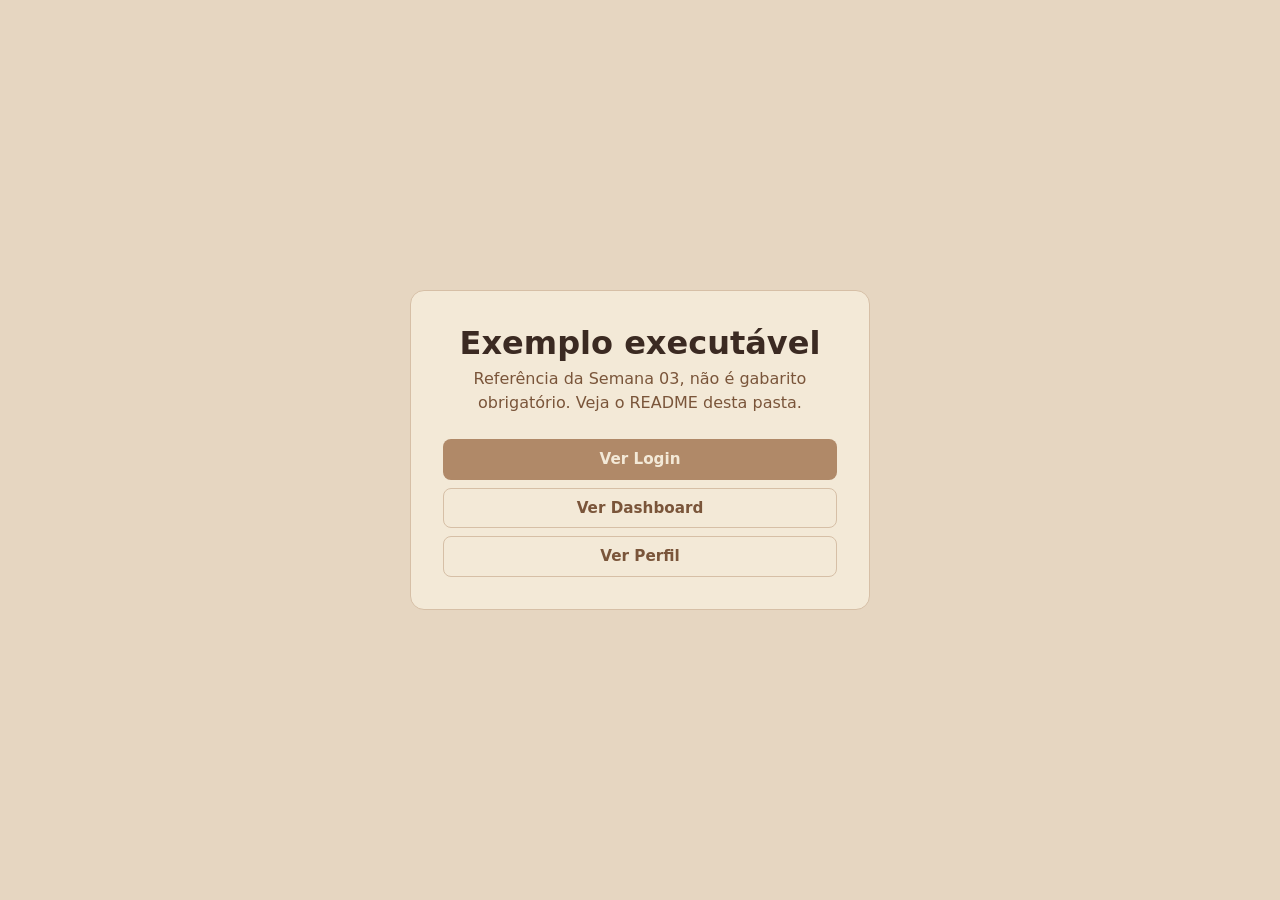
<file: example/index.html>
<!DOCTYPE html>
<html lang="pt-BR">
<head>
  <meta charset="UTF-8">
  <meta name="viewport" content="width=device-width, initial-scale=1.0">
  <title>Exemplo, Buscador de Grupos de Estudo</title>
  <link rel="stylesheet" href="styles.css">
</head>
<body>
  <div class="pagina-central">
    <div class="cartao-login" style="max-width: 460px; text-align: center;">
      <h1>Exemplo executável</h1>
      <p>Referência da Semana 03, não é gabarito obrigatório. Veja o README desta pasta.</p>
      <nav aria-label="Páginas de exemplo" style="display:flex; flex-direction:column; gap: var(--spacing-sm); margin-top: var(--spacing-lg);">
        <a class="botao botao-primario" href="login.html">Ver Login</a>
        <a class="botao botao-secundario" href="dashboard.html">Ver Dashboard</a>
        <a class="botao botao-secundario" href="perfil.html">Ver Perfil</a>
      </nav>
    </div>
  </div>
</body>
</html>
</file>
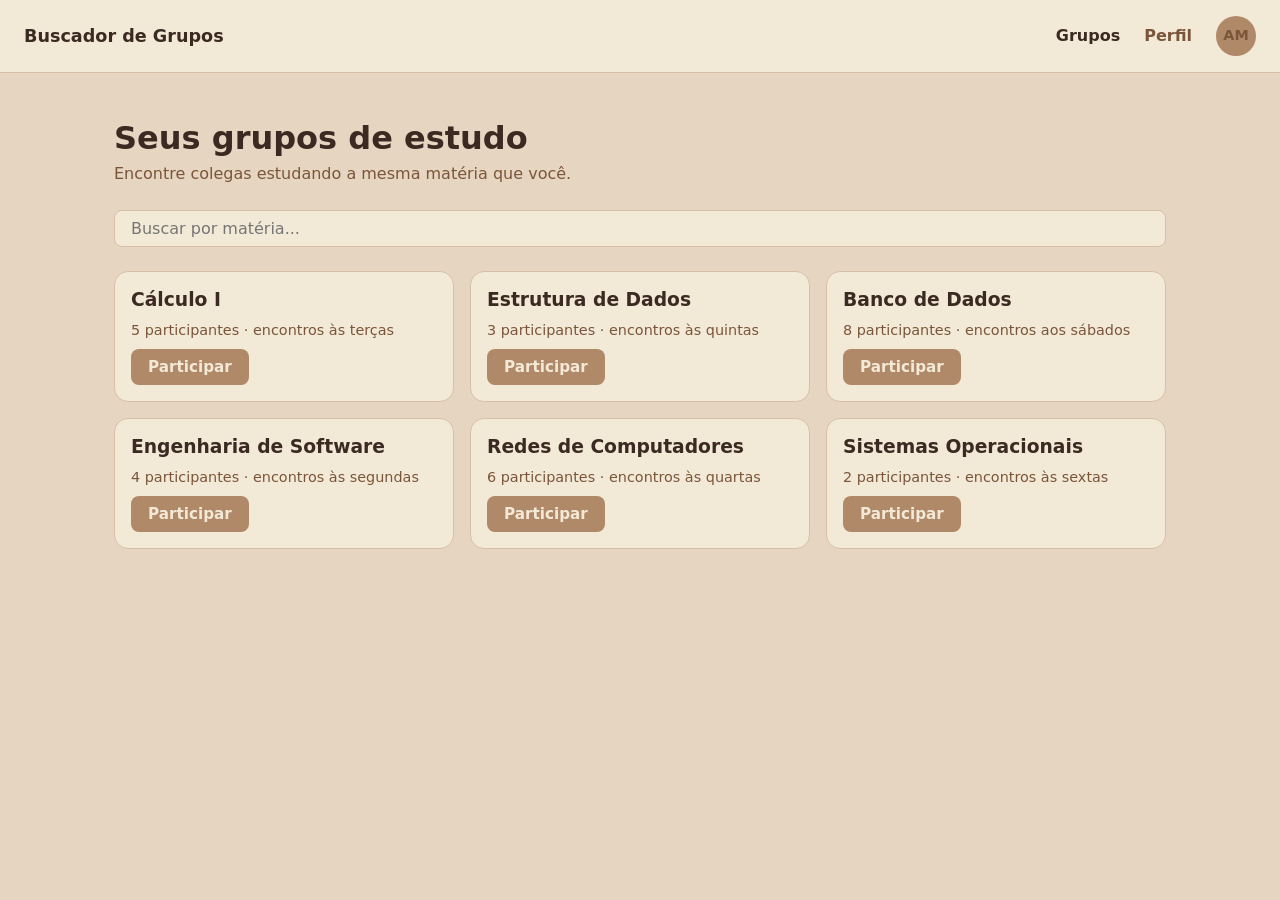
<file: example/dashboard.html>
<!DOCTYPE html>
<html lang="pt-BR">
<head>
  <meta charset="UTF-8">
  <meta name="viewport" content="width=device-width, initial-scale=1.0">
  <title>Dashboard, Buscador de Grupos de Estudo</title>
  <link rel="stylesheet" href="styles.css">
  <script src="script.js" defer></script>
</head>
<body>
  <header class="navbar">
    <a href="dashboard.html" class="navbar__logo">Buscador de Grupos</a>
    <nav>
      <ul class="navbar__links">
        <li><a href="dashboard.html" aria-current="page">Grupos</a></li>
        <li><a href="perfil.html">Perfil</a></li>
        <li><a href="perfil.html" class="avatar" aria-label="Ir para o perfil">AM</a></li>
      </ul>
    </nav>
  </header>

  <main>
    <div class="pagina-header">
      <h1>Seus grupos de estudo</h1>
      <p>Encontre colegas estudando a mesma matéria que você.</p>
    </div>

    <label for="busca" class="sr-only">Buscar por matéria</label>
    <input type="search" id="busca" class="busca" placeholder="Buscar por matéria...">

    <section class="dashboard-grid" aria-label="Grupos disponíveis" id="dashboard-grid">
      <!-- preenchido dinamicamente por script.js, ver Módulo 12 -->
    </section>
  </main>
</body>
</html>
</file>
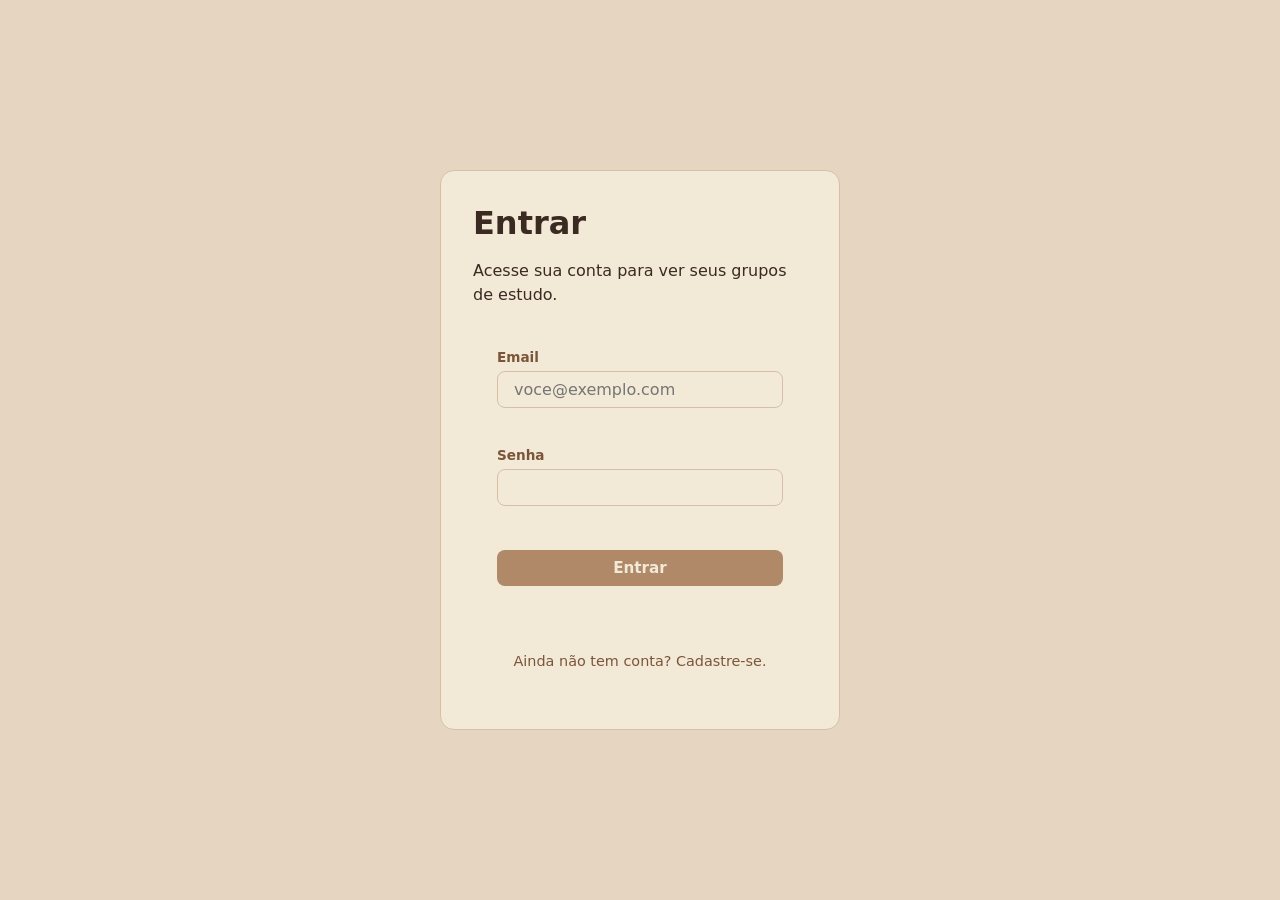
<file: example/login.html>
<!DOCTYPE html>
<html lang="pt-BR">
<head>
  <meta charset="UTF-8">
  <meta name="viewport" content="width=device-width, initial-scale=1.0">
  <title>Entrar, Buscador de Grupos de Estudo</title>
  <link rel="stylesheet" href="styles.css">
  <script src="script.js" defer></script>
</head>
<body>
  <div class="pagina-central">
    <div class="cartao-login">
      <header>
        <h1>Entrar</h1>
        <p>Acesse sua conta para ver seus grupos de estudo.</p>
      </header>
      <main>
        <form class="form-login" id="form-login" novalidate>
          <div class="campo">
            <label for="email">Email</label>
            <input type="email" id="email" name="email" placeholder="voce@exemplo.com" required>
            <span class="erro-campo" id="erro-email"></span>
          </div>
          <div class="campo">
            <label for="senha">Senha</label>
            <input type="password" id="senha" name="senha" required>
            <span class="erro-campo" id="erro-senha"></span>
          </div>
          <button type="submit" class="botao botao-primario">Entrar</button>
          <p class="mensagem-sucesso" id="mensagem-sucesso"></p>
        </form>
      </main>
      <p class="form-footer">Ainda não tem conta? Cadastre-se.</p>
    </div>
  </div>
</body>
</html>
</file>
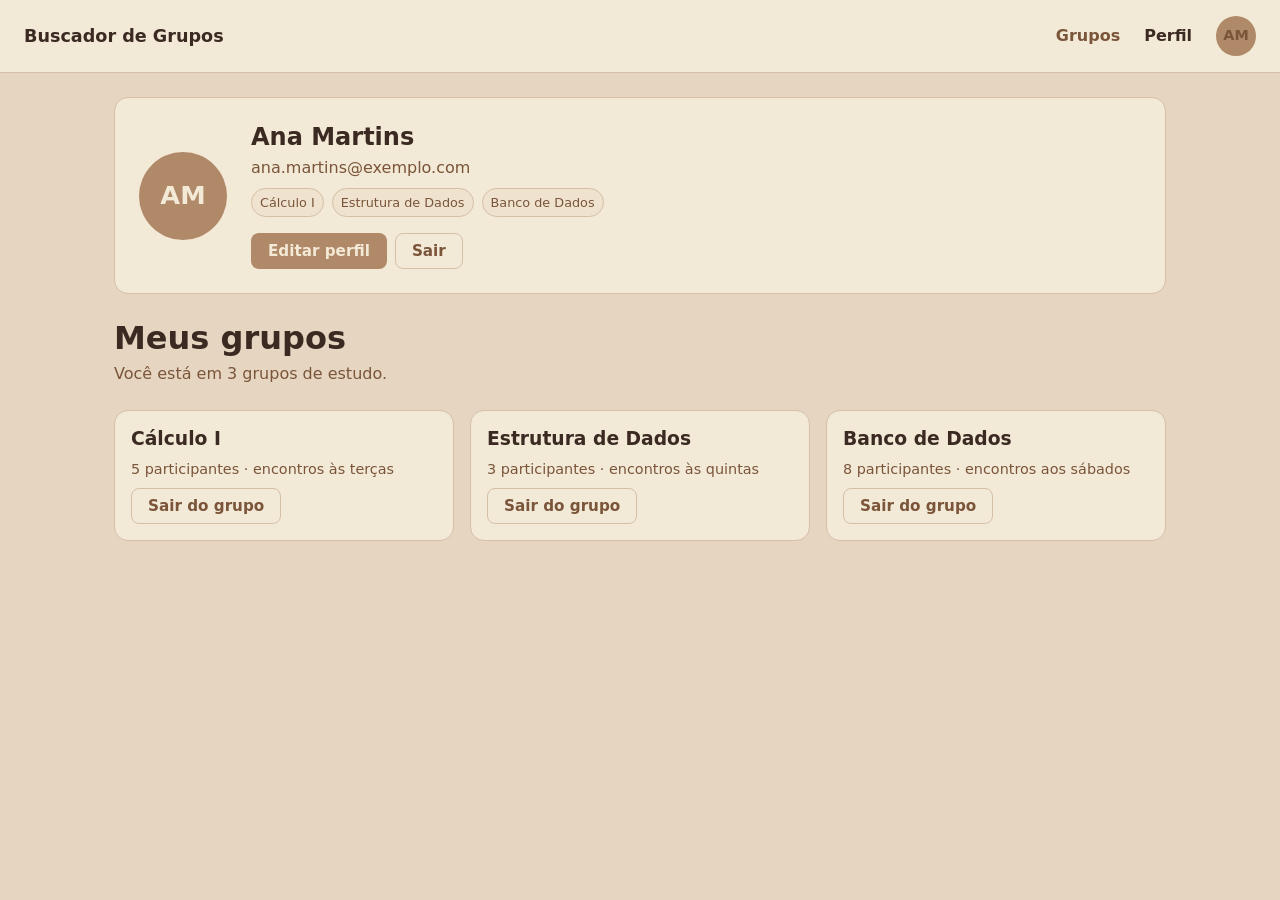
<file: example/perfil.html>
<!DOCTYPE html>
<html lang="pt-BR">
<head>
  <meta charset="UTF-8">
  <meta name="viewport" content="width=device-width, initial-scale=1.0">
  <title>Perfil, Buscador de Grupos de Estudo</title>
  <link rel="stylesheet" href="styles.css">
  <script src="script.js" defer></script>
</head>
<body>
  <header class="navbar">
    <a href="dashboard.html" class="navbar__logo">Buscador de Grupos</a>
    <nav>
      <ul class="navbar__links">
        <li><a href="dashboard.html">Grupos</a></li>
        <li><a href="perfil.html" aria-current="page">Perfil</a></li>
        <li><a href="perfil.html" class="avatar" aria-label="Ir para o perfil" id="avatar-nav">AM</a></li>
      </ul>
    </nav>
  </header>

  <main>
    <div class="perfil-topo">
      <div class="avatar avatar--lg" id="avatar-perfil" aria-hidden="true">AM</div>
      <div class="perfil-info">
        <h2 id="perfil-nome">Carregando...</h2>
        <p id="perfil-email"></p>
        <div class="tags" id="perfil-tags"></div>
        <div class="perfil-acoes">
          <button class="botao botao-primario" type="button">Editar perfil</button>
          <button class="botao botao-secundario" type="button">Sair</button>
        </div>
      </div>
    </div>

    <div class="pagina-header">
      <h1>Meus grupos</h1>
      <p id="perfil-contagem">Você está em 0 grupos de estudo.</p>
    </div>

    <section class="dashboard-grid" aria-label="Grupos dos quais você participa" id="perfil-grid">
      <!-- preenchido dinamicamente por script.js, ver Módulos 12-14 -->
    </section>
  </main>
</body>
</html>
</file>
<file: example/styles.css>
/* SEM 03: Exemplo executável, Buscador de Grupos de Estudo
   Referência, não gabarito obrigatório. Ver README.md da pasta example/. */

* {
  box-sizing: border-box;
}

:root {
  /* Cores: Creamy Latte / Warm Cappuccino / Caramel Roast / Mocha Bean / Espresso Shot */
  --color-bg: #E6D6C1;
  --color-surface: #F3E9D7;
  --color-surface-alt: #EFE3D0;
  --color-border: #D6BFA6;
  --color-primary: #B08968;
  --color-primary-hover: #7A553A;
  --color-text: #3B2A22;
  --color-text-muted: #7A553A;
  --color-on-primary: #F3E9D7;

  /* Tipografia */
  --font-family-base: system-ui, -apple-system, "Segoe UI", Roboto, sans-serif;
  --font-size-base: 1rem;

  /* Espaçamento */
  --spacing-xs: 4px;
  --spacing-sm: 8px;
  --spacing-md: 16px;
  --spacing-lg: 24px;
  --spacing-xl: 32px;

  /* Radius */
  --radius-md: 8px;
  --radius-lg: 14px;
}

@media (prefers-color-scheme: dark) {
  :root {
    --color-bg: #241a14;
    --color-surface: #3B2A22;
    --color-surface-alt: #4A3325;
    --color-border: #5A3B28;
    --color-text: #F3E9D7;
    --color-text-muted: #D6BFA6;
  }
}

body {
  margin: 0;
  font-family: var(--font-family-base);
  font-size: var(--font-size-base);
  background-color: var(--color-bg);
  color: var(--color-text);
  line-height: 1.5;
}

a {
  color: var(--color-primary-hover);
}

h1, h2, h3 {
  line-height: 1.25;
}

/* ---------- Navbar ---------- */

.navbar {
  display: flex;
  justify-content: space-between;
  align-items: center;
  padding: var(--spacing-md) var(--spacing-lg);
  background-color: var(--color-surface);
  border-bottom: 1px solid var(--color-border);
}

.navbar__logo {
  font-weight: 700;
  font-size: 1.1rem;
  text-decoration: none;
  color: var(--color-text);
}

.navbar__links {
  display: flex;
  align-items: center;
  gap: var(--spacing-lg);
  list-style: none;
  margin: 0;
  padding: 0;
}

.navbar__links a {
  text-decoration: none;
  color: var(--color-text-muted);
  font-weight: 600;
}

.navbar__links a[aria-current="page"] {
  color: var(--color-text);
}

.avatar {
  width: 40px;
  height: 40px;
  border-radius: 50%;
  background-color: var(--color-primary);
  color: var(--color-on-primary);
  display: flex;
  align-items: center;
  justify-content: center;
  font-weight: 700;
  font-size: 0.9rem;
  text-decoration: none;
}

.avatar--lg {
  width: 88px;
  height: 88px;
  font-size: 1.6rem;
}

.sr-only {
  position: absolute;
  width: 1px;
  height: 1px;
  padding: 0;
  margin: -1px;
  overflow: hidden;
  clip: rect(0, 0, 0, 0);
  white-space: nowrap;
  border: 0;
}

/* ---------- Botões ---------- */

.botao {
  display: inline-flex;
  align-items: center;
  justify-content: center;
  padding: var(--spacing-sm) var(--spacing-md);
  border-radius: var(--radius-md);
  border: 1px solid transparent;
  font-family: inherit;
  font-size: 0.95rem;
  font-weight: 600;
  cursor: pointer;
  text-decoration: none;
}

.botao-primario {
  background-color: var(--color-primary);
  color: var(--color-on-primary);
}

.botao-primario:hover {
  background-color: var(--color-primary-hover);
}

.botao-secundario {
  background-color: transparent;
  color: var(--color-primary-hover);
  border-color: var(--color-border);
}

.botao-secundario:hover {
  background-color: var(--color-surface-alt);
}

.botao:focus-visible,
a:focus-visible,
input:focus-visible {
  outline: 2px solid var(--color-primary-hover);
  outline-offset: 2px;
}

/* ---------- Formulário (Login) ---------- */

.pagina-central {
  min-height: calc(100vh - 0px);
  display: flex;
  align-items: center;
  justify-content: center;
  padding: var(--spacing-lg);
}

.cartao-login {
  width: 100%;
  max-width: 400px;
  background-color: var(--color-surface);
  border: 1px solid var(--color-border);
  border-radius: var(--radius-lg);
  padding: var(--spacing-xl);
}

.cartao-login h1 {
  margin-top: 0;
  margin-bottom: var(--spacing-xs);
}

.cartao-login > p {
  margin-top: 0;
  color: var(--color-text-muted);
  margin-bottom: var(--spacing-lg);
}

.form-login {
  display: flex;
  flex-direction: column;
  gap: var(--spacing-md);
}

.campo {
  display: flex;
  flex-direction: column;
  gap: var(--spacing-xs);
}

.campo label {
  font-size: 0.85rem;
  font-weight: 600;
  color: var(--color-text-muted);
}

.campo input {
  font-family: inherit;
  font-size: 1rem;
  padding: var(--spacing-sm) var(--spacing-md);
  border-radius: var(--radius-md);
  border: 1px solid var(--color-border);
  background-color: var(--color-surface);
  color: var(--color-text);
}

.form-login .botao-primario {
  margin-top: var(--spacing-sm);
}

.form-footer {
  margin-top: var(--spacing-lg);
  text-align: center;
  font-size: 0.9rem;
  color: var(--color-text-muted);
}

/* ---------- Layout geral das páginas internas ---------- */

main {
  padding: var(--spacing-lg);
  max-width: 1100px;
  margin: 0 auto;
}

.pagina-header {
  margin-bottom: var(--spacing-lg);
}

.pagina-header h1 {
  margin-bottom: var(--spacing-xs);
}

.pagina-header p {
  color: var(--color-text-muted);
  margin-top: 0;
}

/* ---------- Busca (Dashboard) ---------- */

.busca {
  width: 100%;
  padding: var(--spacing-sm) var(--spacing-md);
  border-radius: var(--radius-md);
  border: 1px solid var(--color-border);
  background-color: var(--color-surface);
  color: var(--color-text);
  font-family: inherit;
  font-size: 1rem;
  margin-bottom: var(--spacing-lg);
}

/* ---------- Grid de cards (Dashboard) ---------- */

.dashboard-grid {
  display: grid;
  grid-template-columns: 1fr;
  gap: var(--spacing-md);
}

@media (min-width: 640px) {
  .dashboard-grid {
    grid-template-columns: repeat(2, 1fr);
  }
}

@media (min-width: 1024px) {
  .dashboard-grid {
    grid-template-columns: repeat(3, 1fr);
  }
}

.card {
  display: flex;
  flex-direction: column;
  gap: var(--spacing-sm);
  padding: var(--spacing-md);
  background-color: var(--color-surface);
  border: 1px solid var(--color-border);
  border-radius: var(--radius-lg);
}

.card h3 {
  margin: 0;
}

.card p {
  margin: 0;
  color: var(--color-text-muted);
  font-size: 0.9rem;
  flex-grow: 1;
}

.card .botao {
  align-self: flex-start;
}

/* ---------- Perfil ---------- */

.perfil-topo {
  display: flex;
  align-items: center;
  gap: var(--spacing-lg);
  padding: var(--spacing-lg);
  background-color: var(--color-surface);
  border: 1px solid var(--color-border);
  border-radius: var(--radius-lg);
  margin-bottom: var(--spacing-lg);
  flex-wrap: wrap;
}

.perfil-info h2 {
  margin: 0 0 var(--spacing-xs) 0;
}

.perfil-info p {
  margin: 0;
  color: var(--color-text-muted);
}

.perfil-acoes {
  display: flex;
  gap: var(--spacing-sm);
  margin-top: var(--spacing-md);
  flex-wrap: wrap;
}

.tags {
  display: flex;
  gap: var(--spacing-sm);
  flex-wrap: wrap;
  margin-top: var(--spacing-sm);
}

.tag {
  padding: var(--spacing-xs) var(--spacing-sm);
  background-color: var(--color-surface-alt);
  border: 1px solid var(--color-border);
  border-radius: 999px;
  font-size: 0.8rem;
  color: var(--color-text-muted);
}

@media (max-width: 639px) {
  .perfil-topo {
    flex-direction: column;
    text-align: center;
  }
  .perfil-acoes {
    justify-content: center;
  }
}

/* ---------- Validação (Semana 03) ---------- */

.erro-campo {
  display: block;
  min-height: 1.1em;
  color: #9c3b2e;
  font-size: 0.8rem;
  margin-top: 2px;
}

.mensagem-sucesso {
  color: #3f7d3c;
  font-size: 0.9rem;
  text-align: center;
  margin: var(--spacing-sm) 0 0 0;
  min-height: 1.2em;
}

.estado-vazio {
  grid-column: 1 / -1;
  text-align: center;
  color: var(--color-text-muted);
  padding: var(--spacing-xl);
}
</file>
